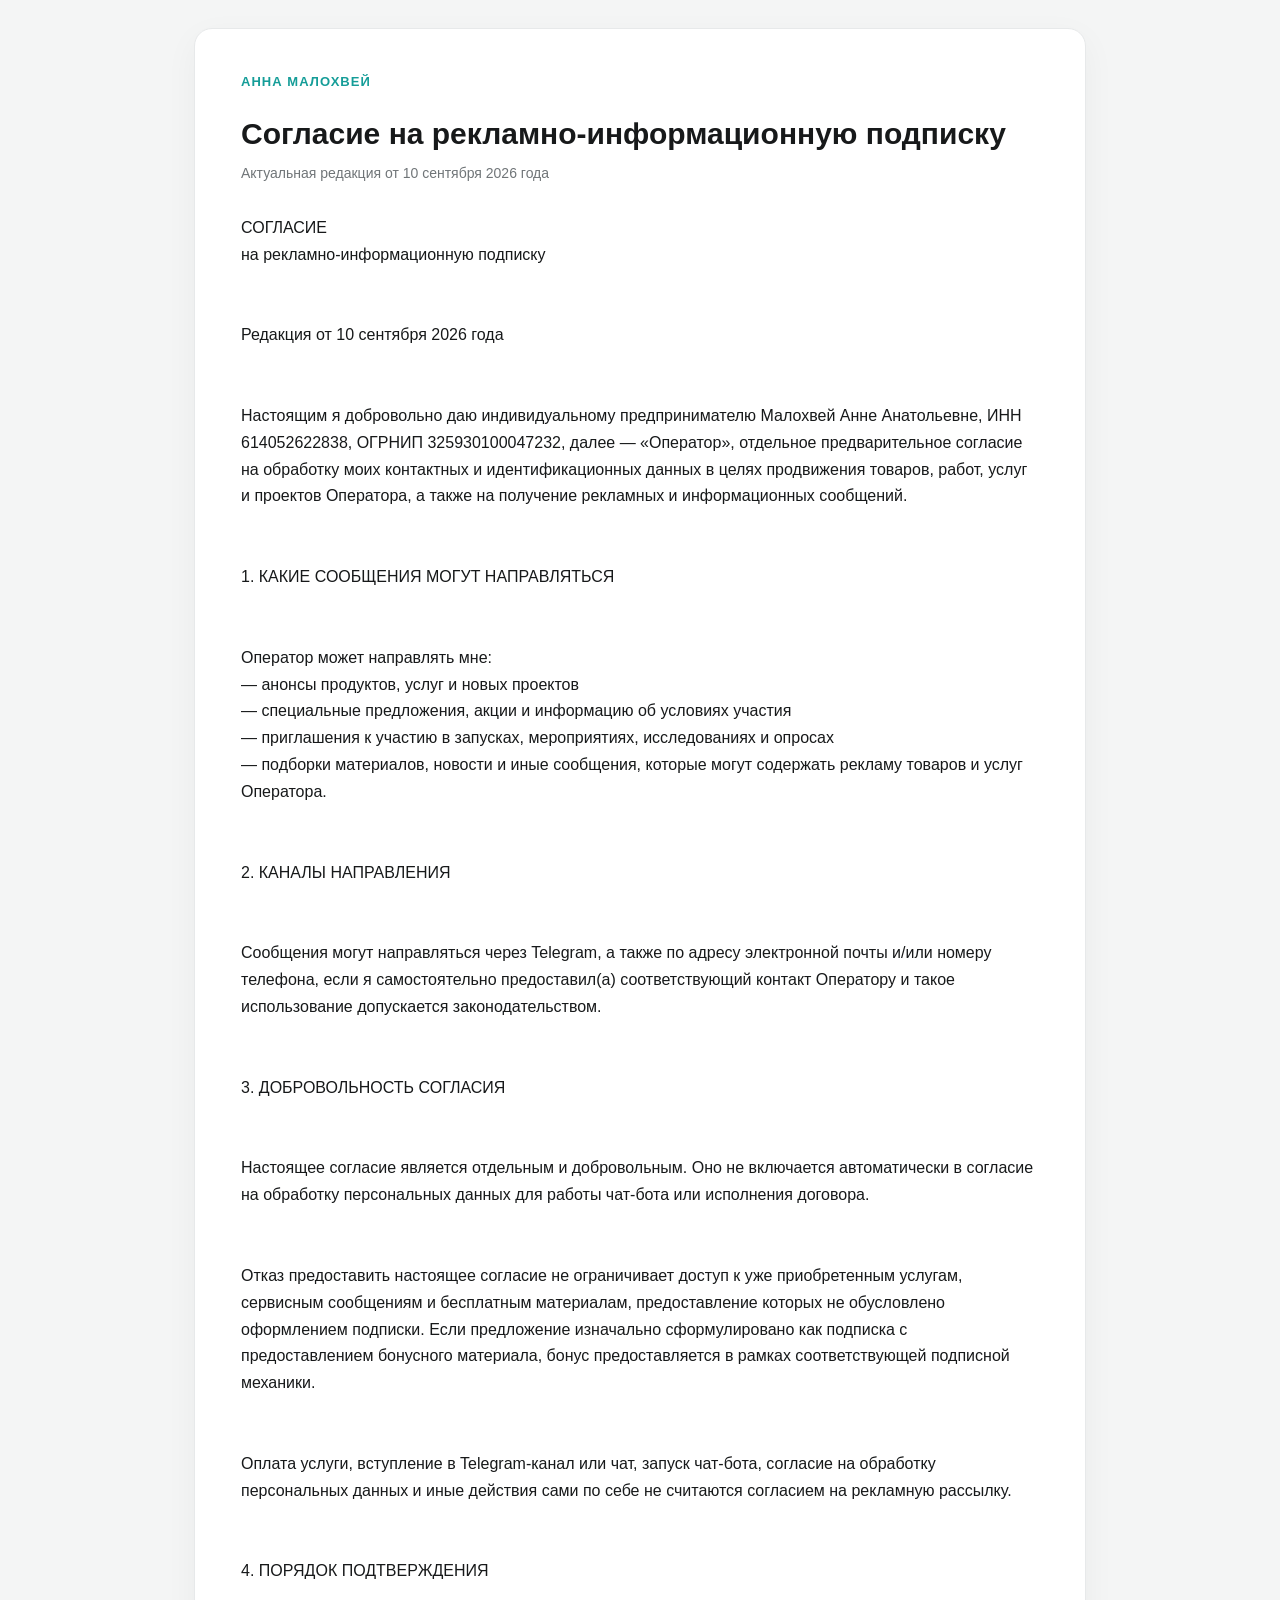
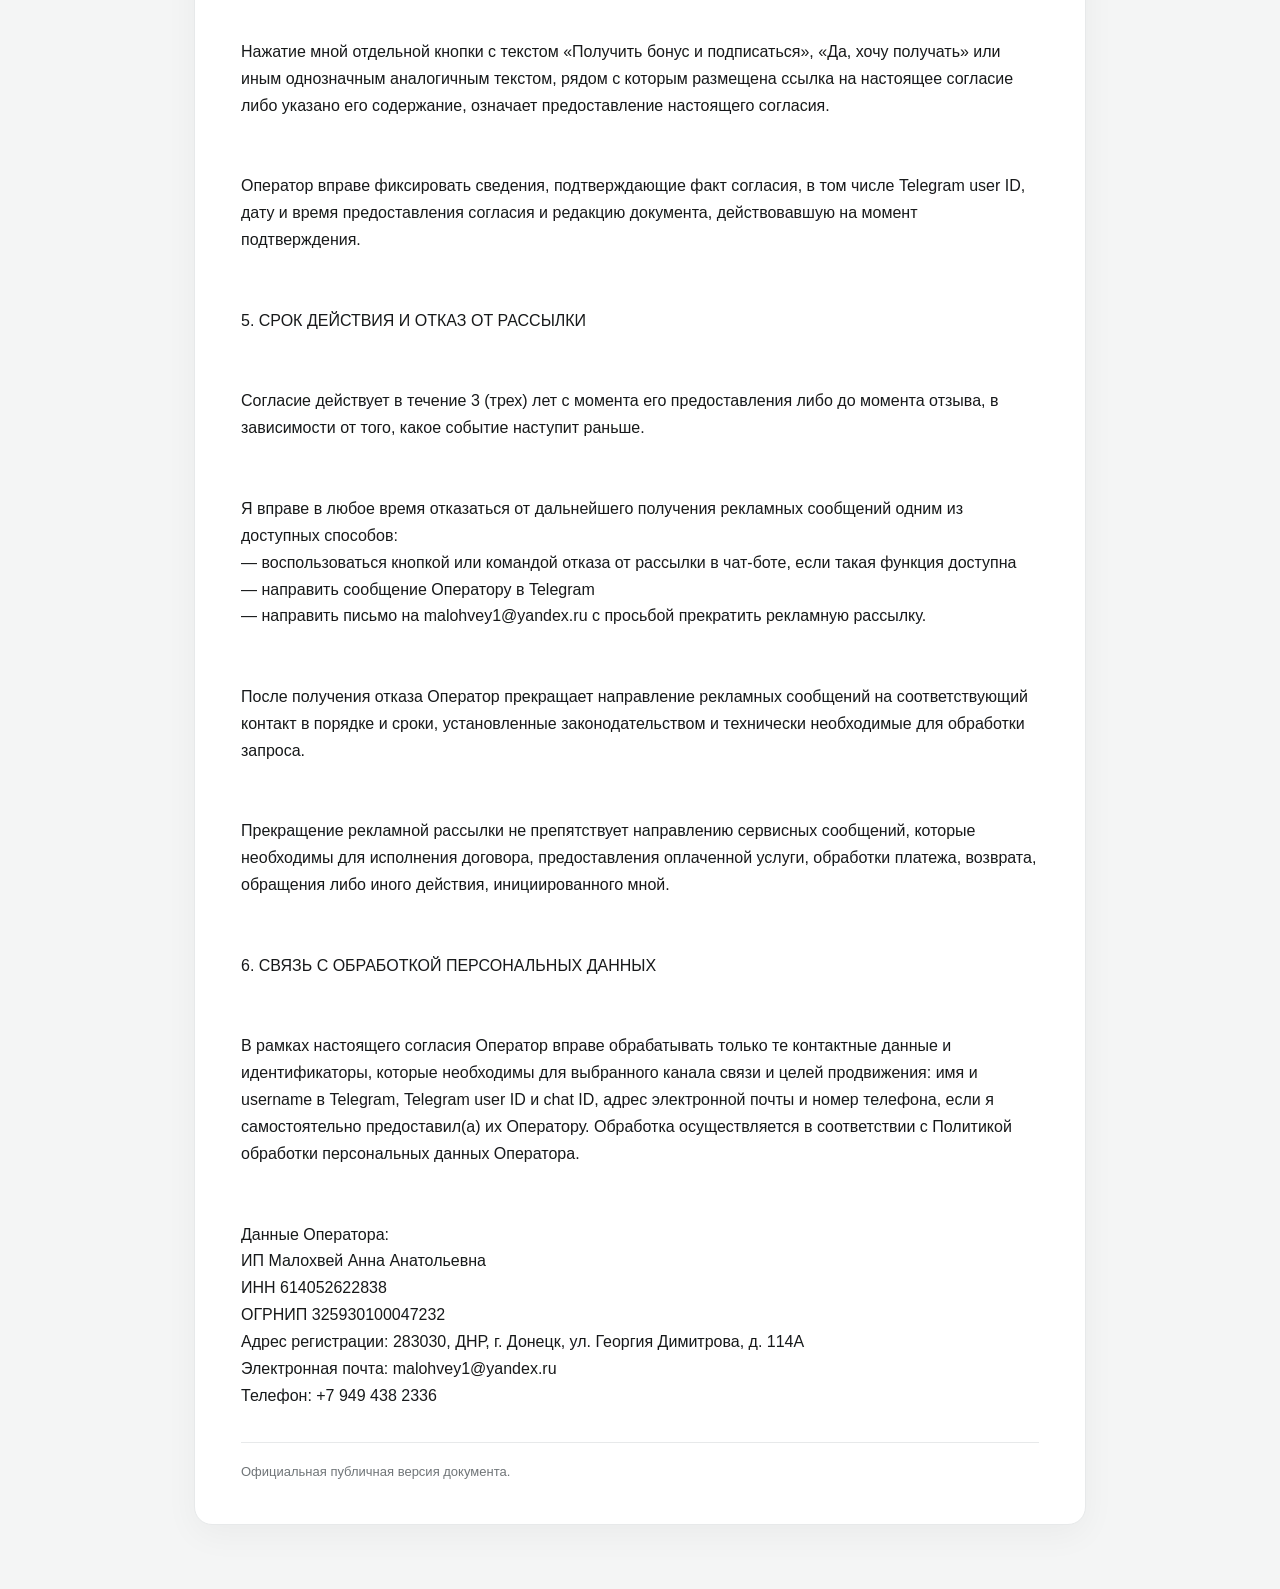
<file: marketing-consent/index.html>
<!doctype html>
<html lang="ru">
<head>
<meta charset="utf-8">
<meta name="viewport" content="width=device-width,initial-scale=1">
<title>Согласие на рекламно-информационную подписку · Анна Малохвей</title>
<meta name="robots" content="index,follow">
<link rel="stylesheet" href="../legal.css">
</head>
<body data-source="../legal/marketing-consent.txt">
<div class="shell"><main class="paper">
<div class="brand">АННА МАЛОХВЕЙ</div>
<h1>Согласие на рекламно-информационную подписку</h1>
<div class="sub">Актуальная редакция от 10 сентября 2026 года</div>
<pre id="doc" class="loading">Загружаю документ…</pre>
<div class="foot">Официальная публичная версия документа.</div>
</main></div>
<script src="../legal-page.js"></script>
</body></html>
</file>
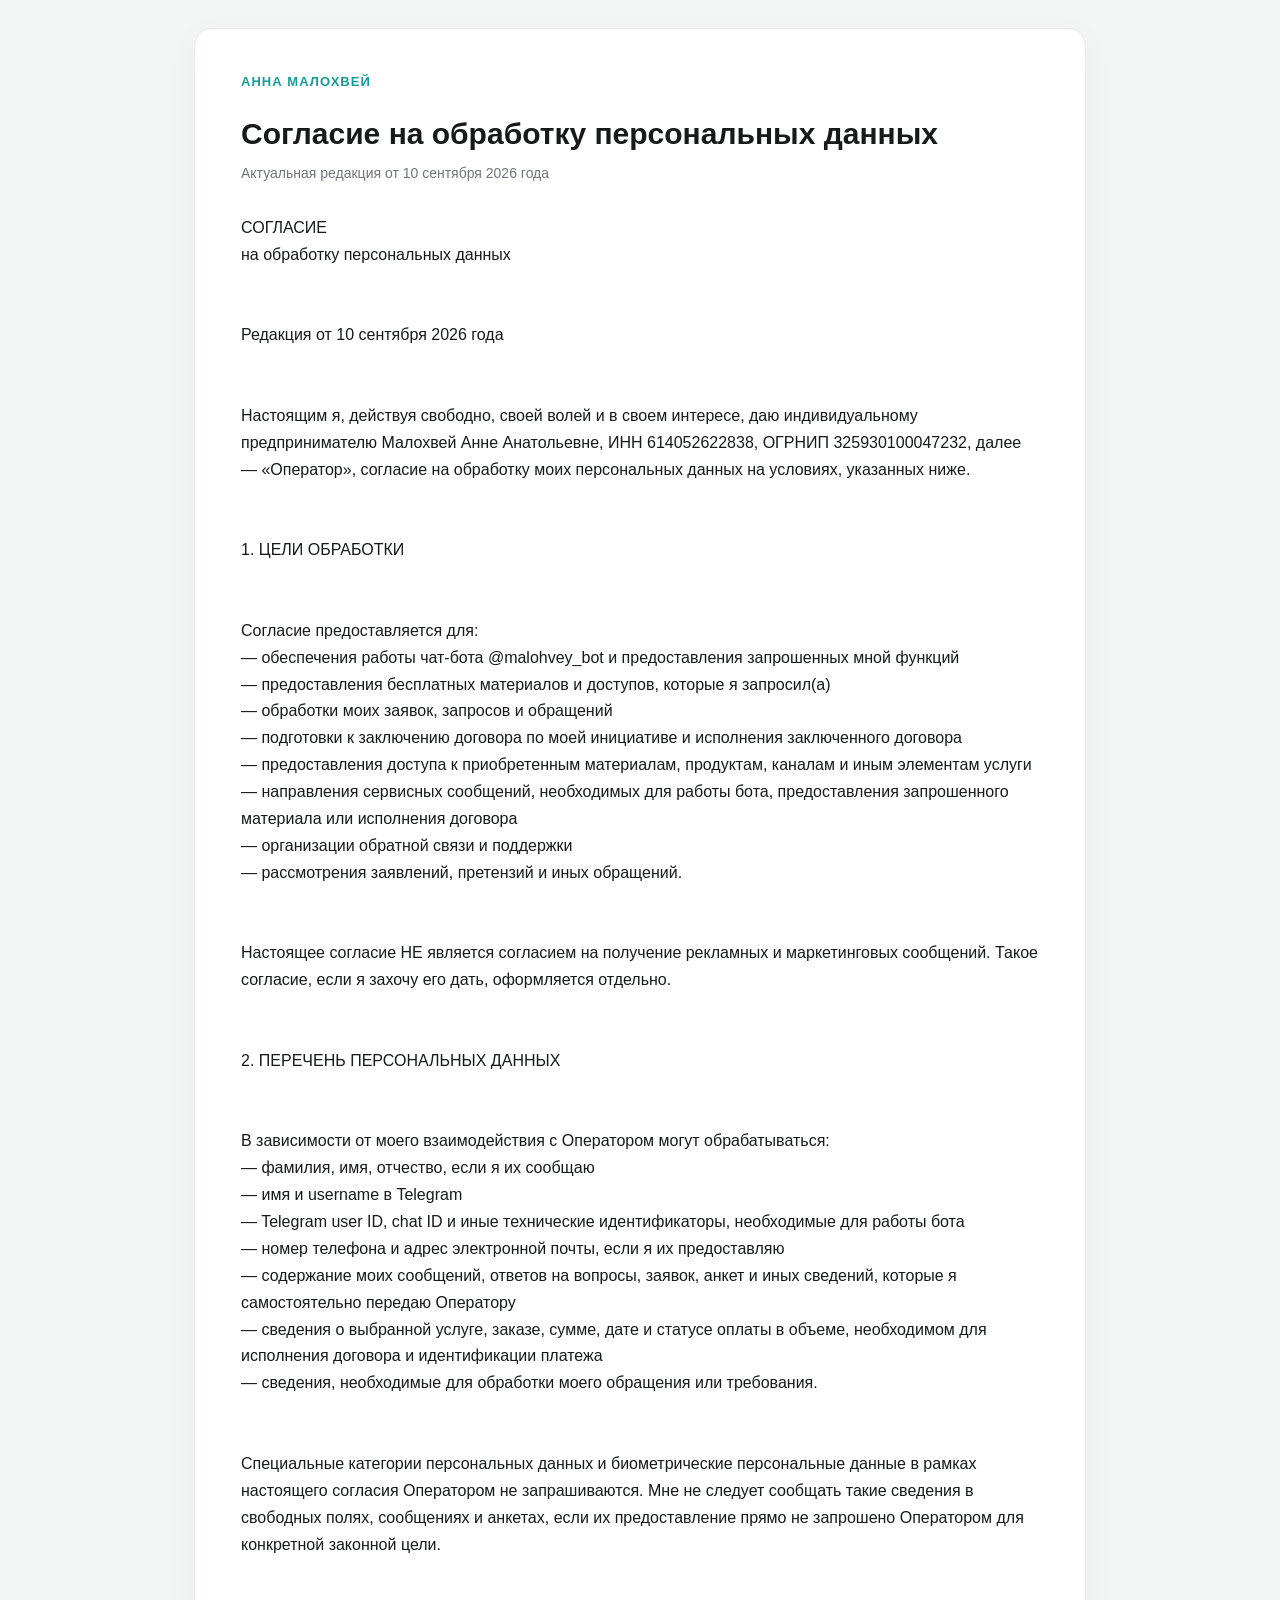
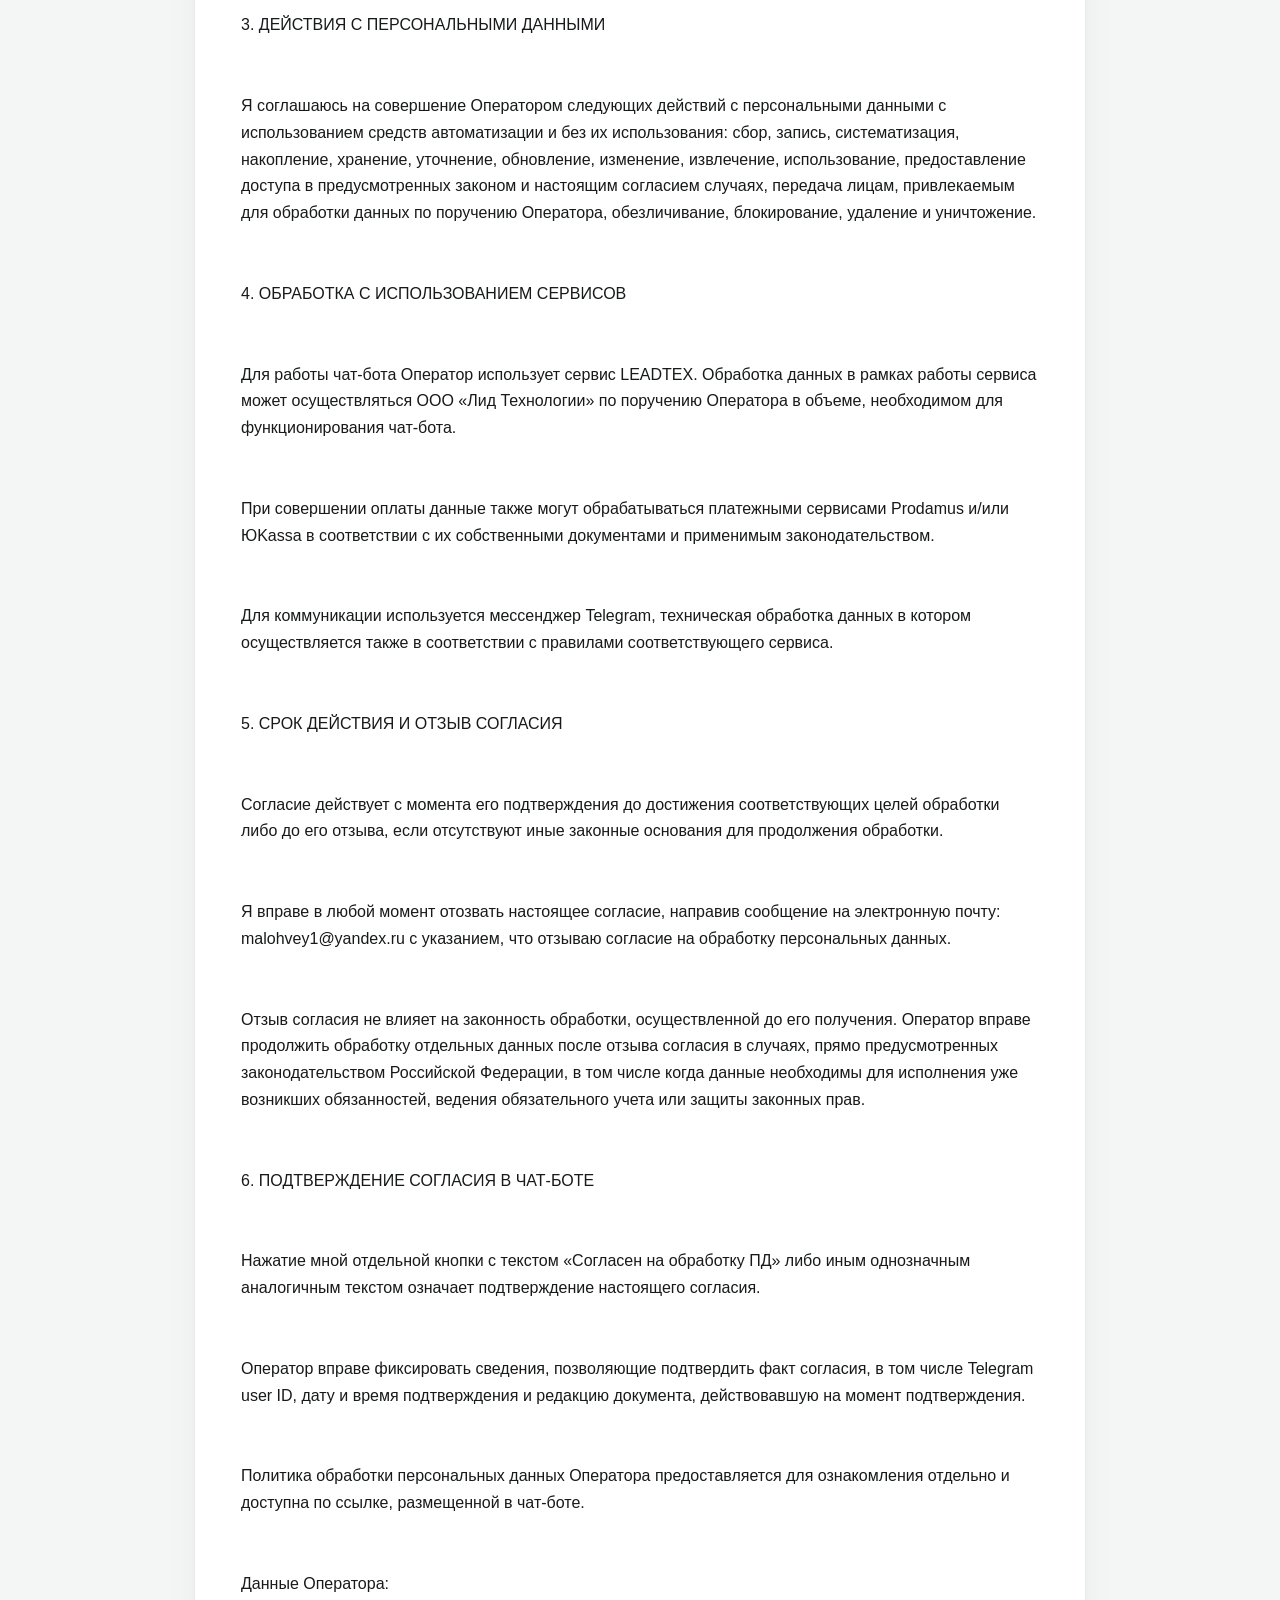
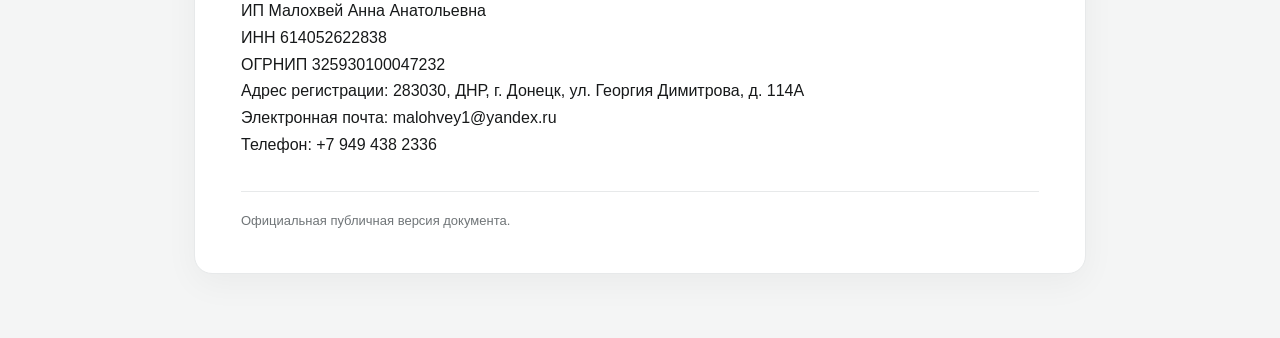
<file: personal-data-consent/index.html>
<!doctype html>
<html lang="ru">
<head>
<meta charset="utf-8">
<meta name="viewport" content="width=device-width,initial-scale=1">
<title>Согласие на обработку персональных данных · Анна Малохвей</title>
<meta name="robots" content="index,follow">
<link rel="stylesheet" href="../legal.css">
</head>
<body data-source="../legal/personal-data-consent.txt">
<div class="shell"><main class="paper">
<div class="brand">АННА МАЛОХВЕЙ</div>
<h1>Согласие на обработку персональных данных</h1>
<div class="sub">Актуальная редакция от 10 сентября 2026 года</div>
<pre id="doc" class="loading">Загружаю документ…</pre>
<div class="foot">Официальная публичная версия документа.</div>
</main></div>
<script src="../legal-page.js"></script>
</body></html>
</file>
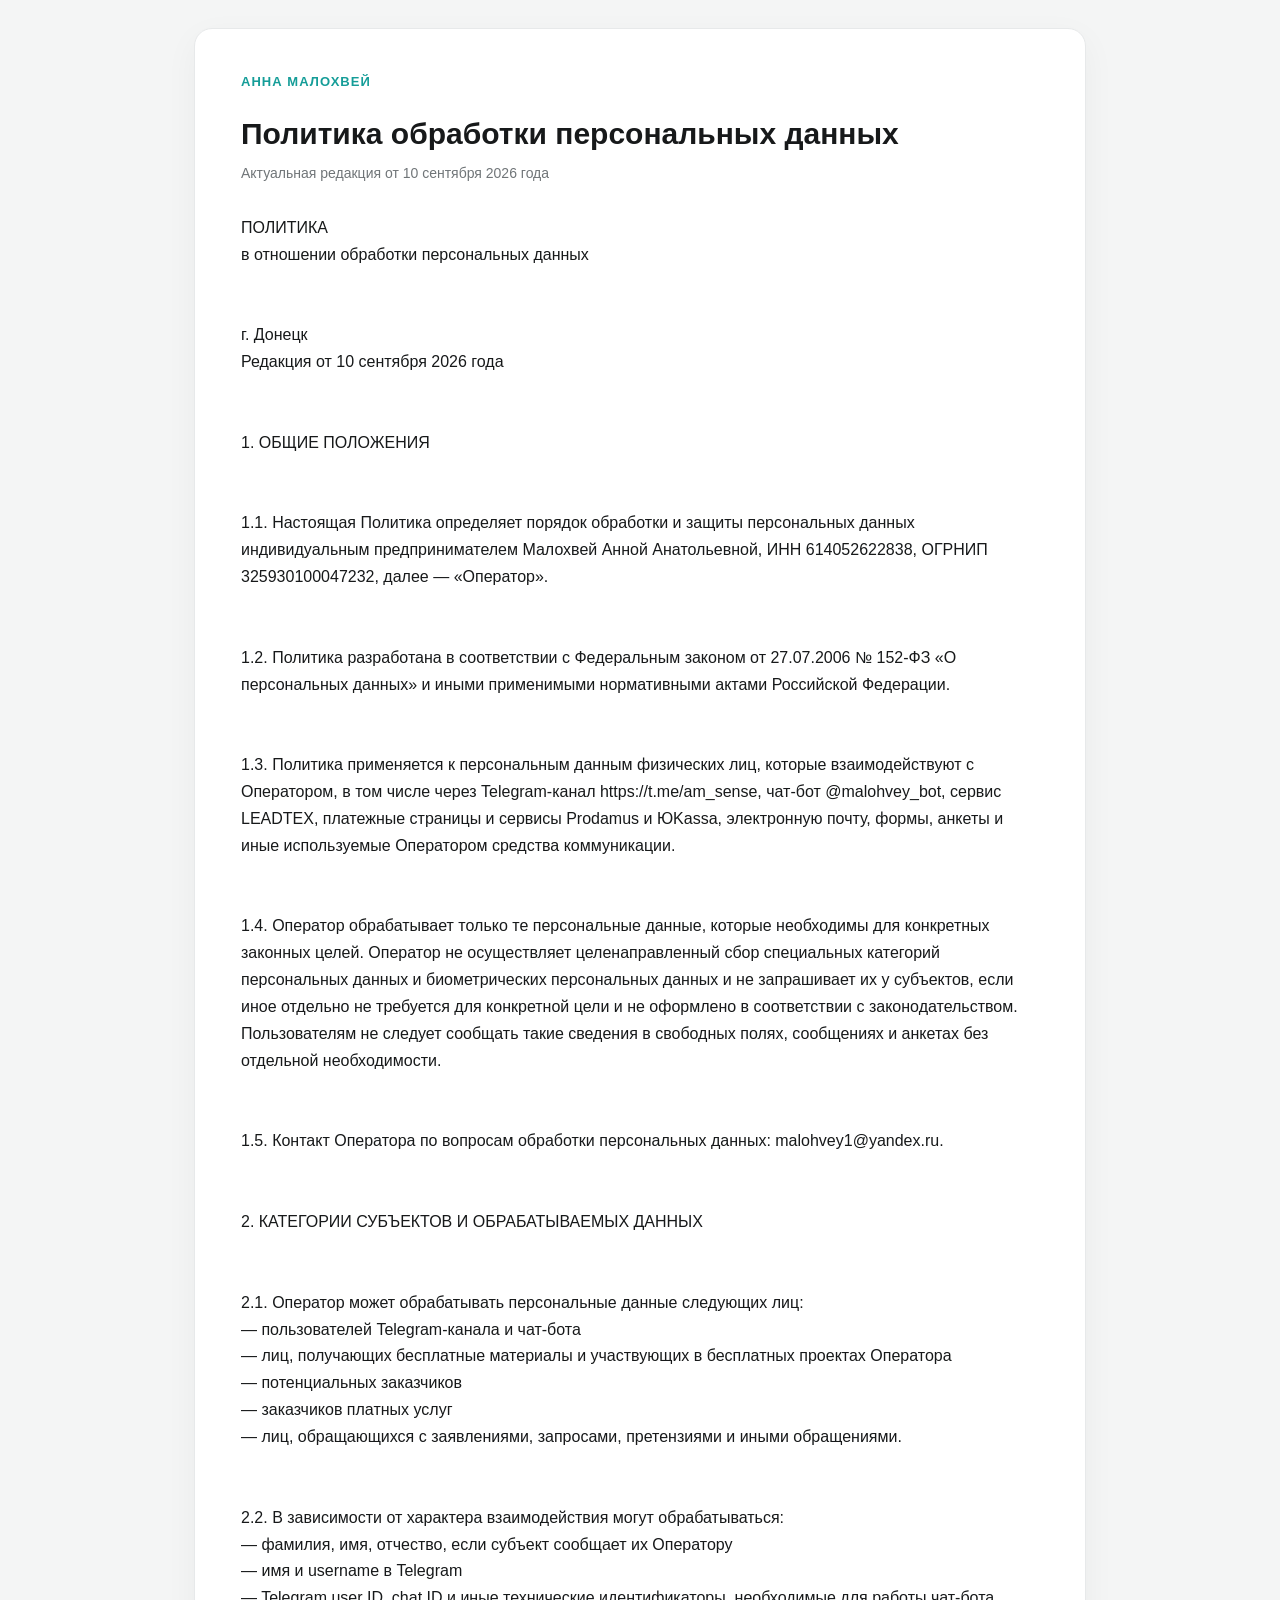
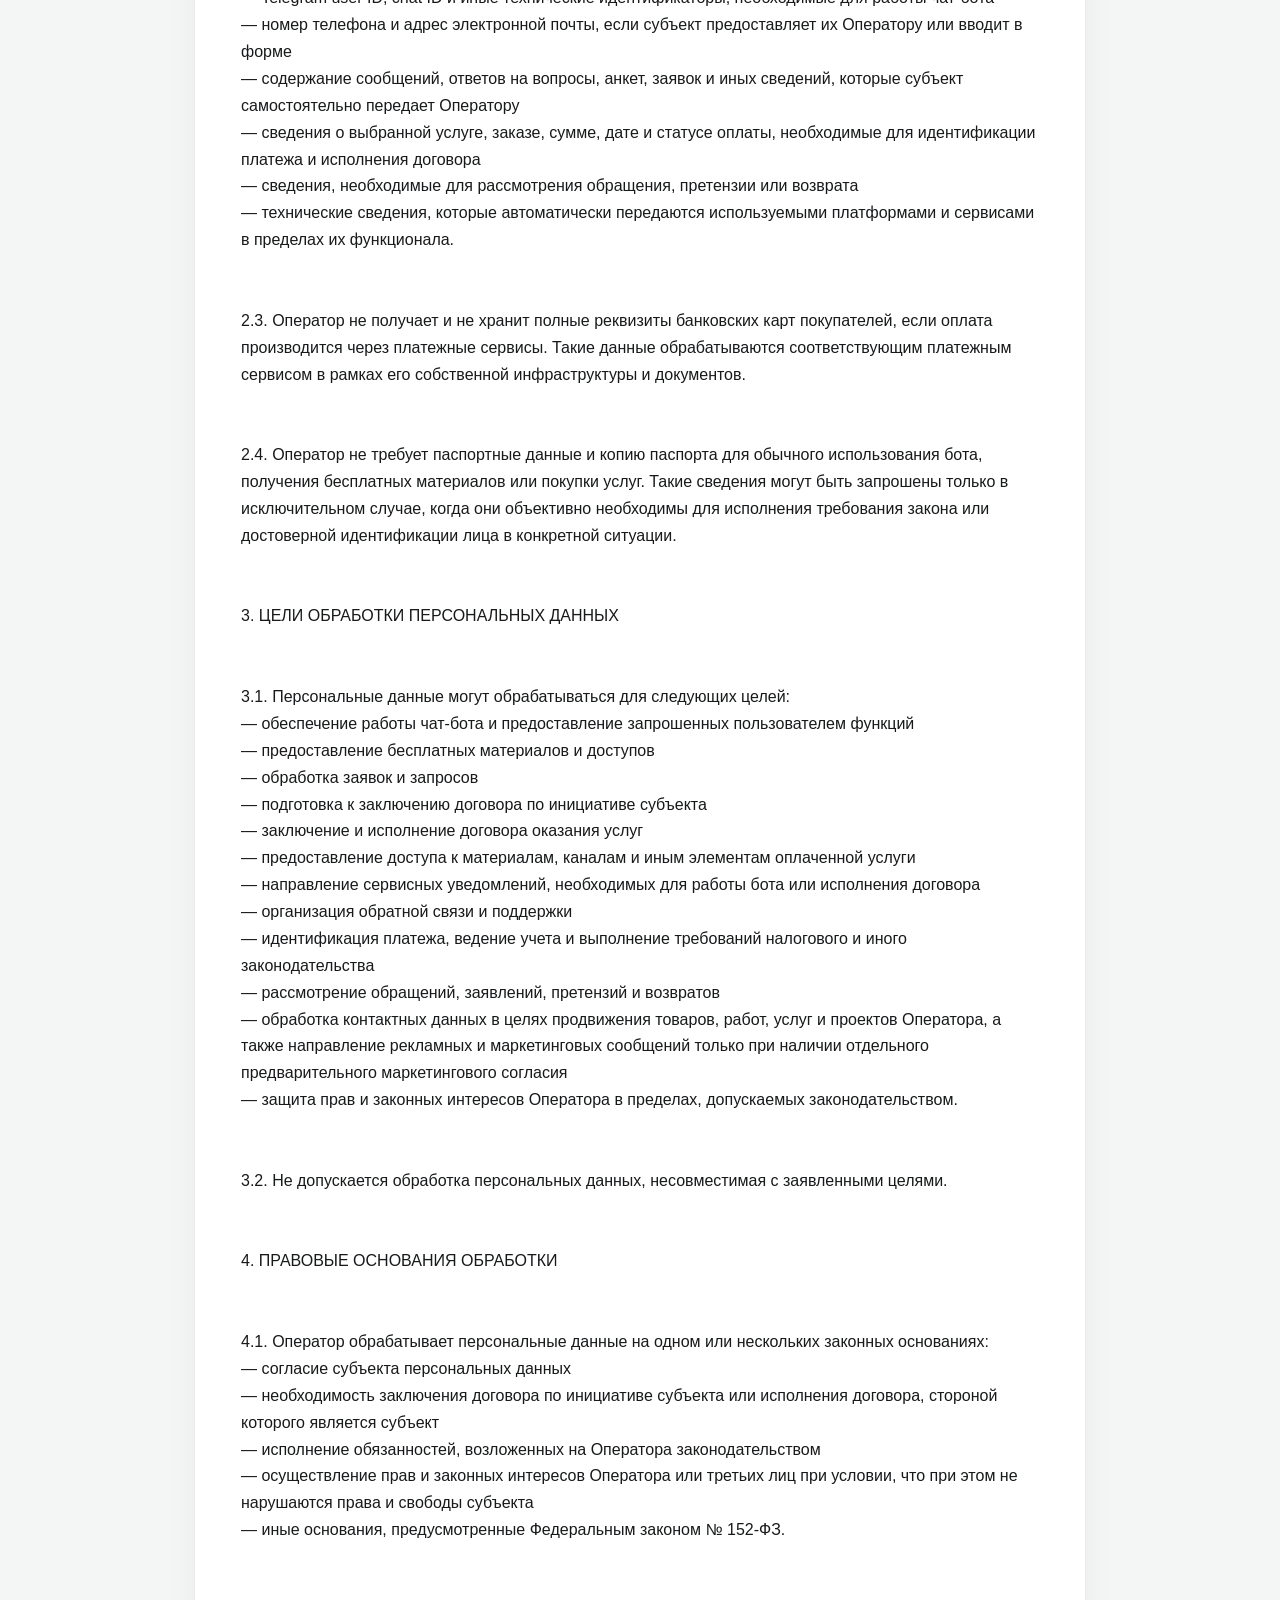
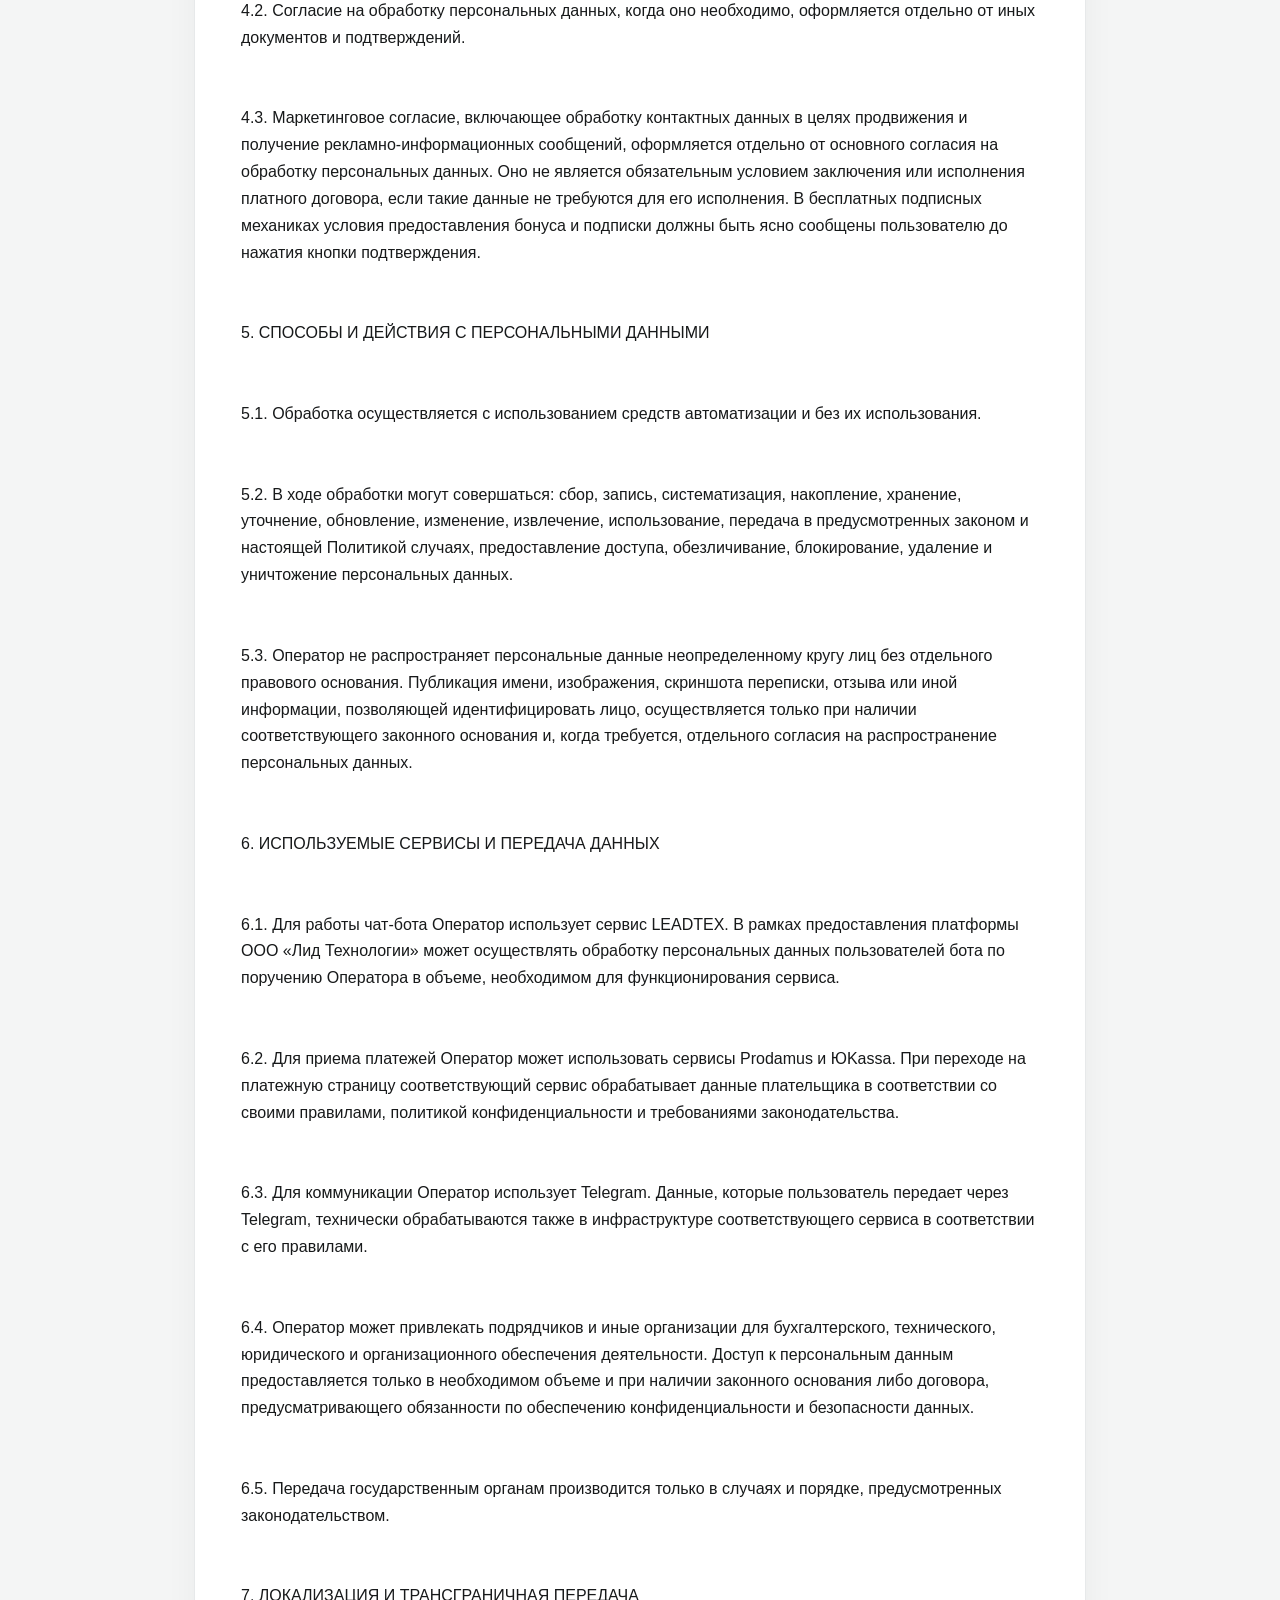
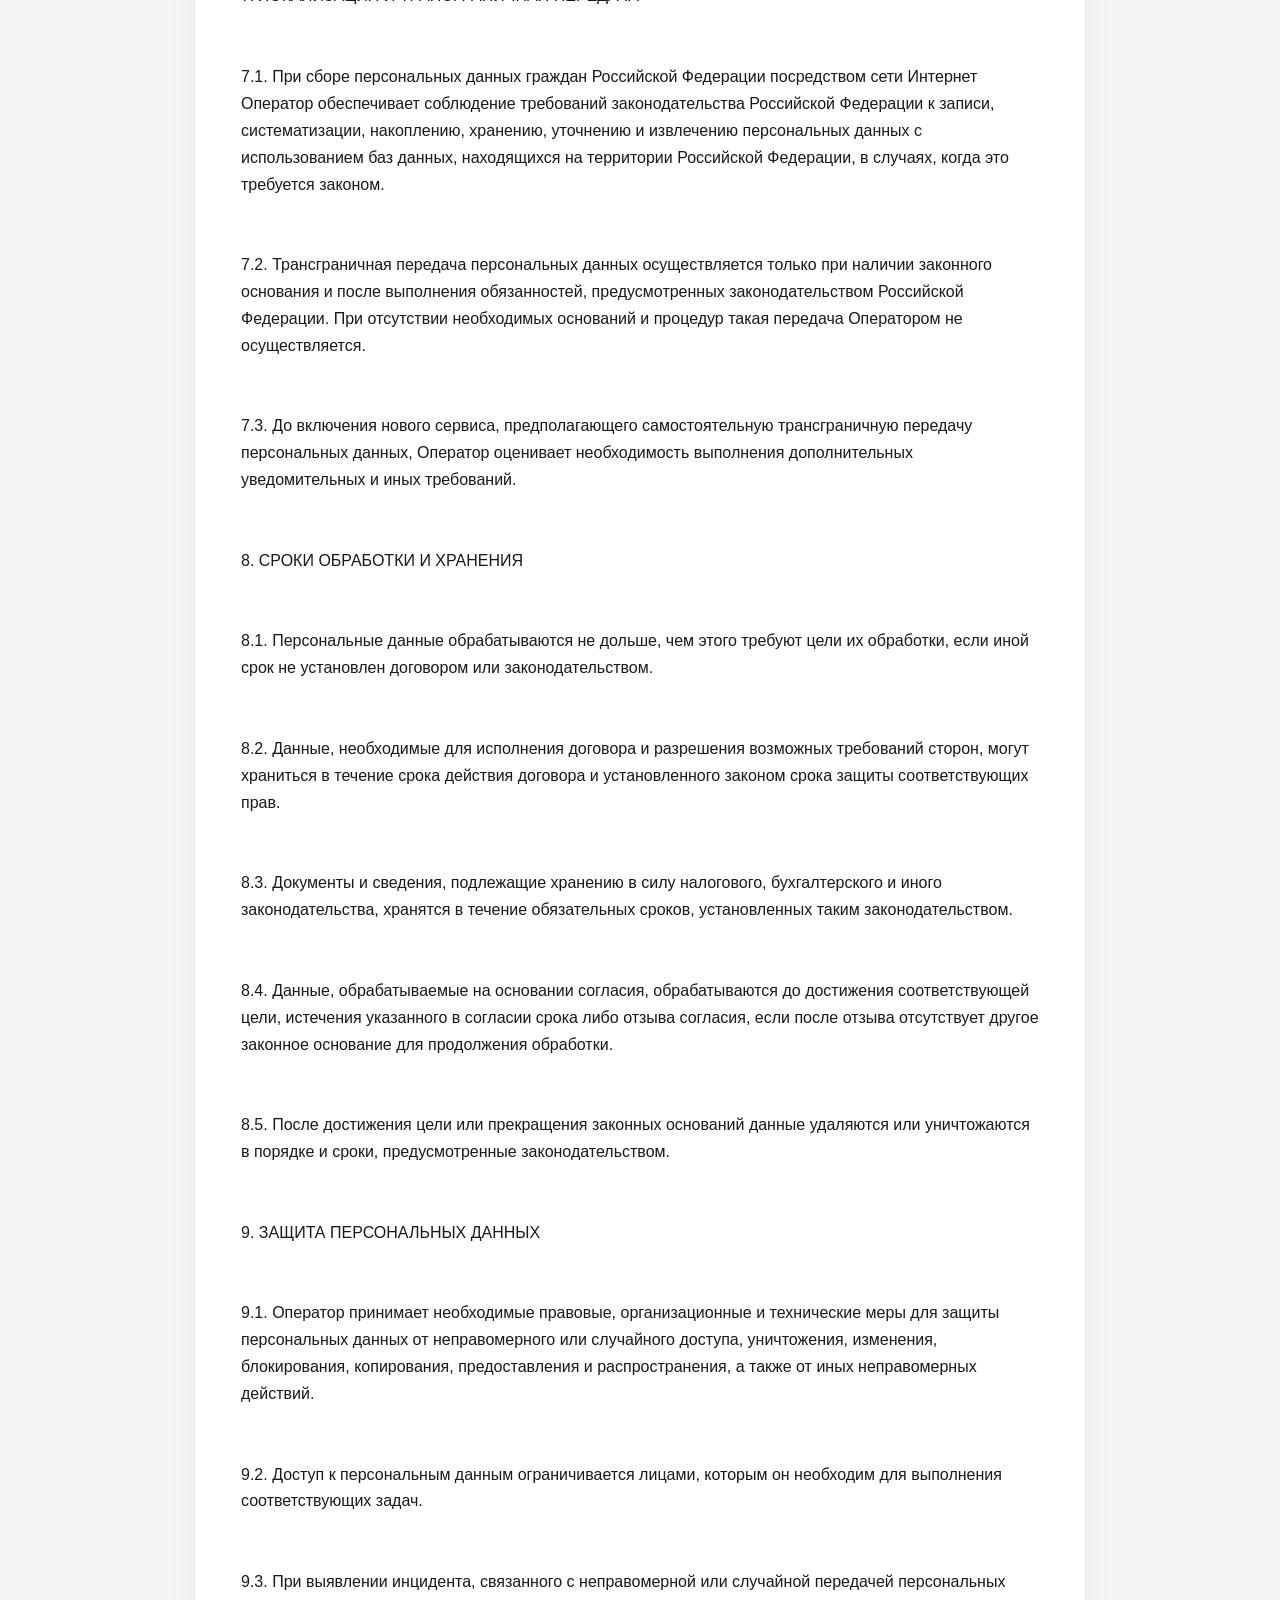
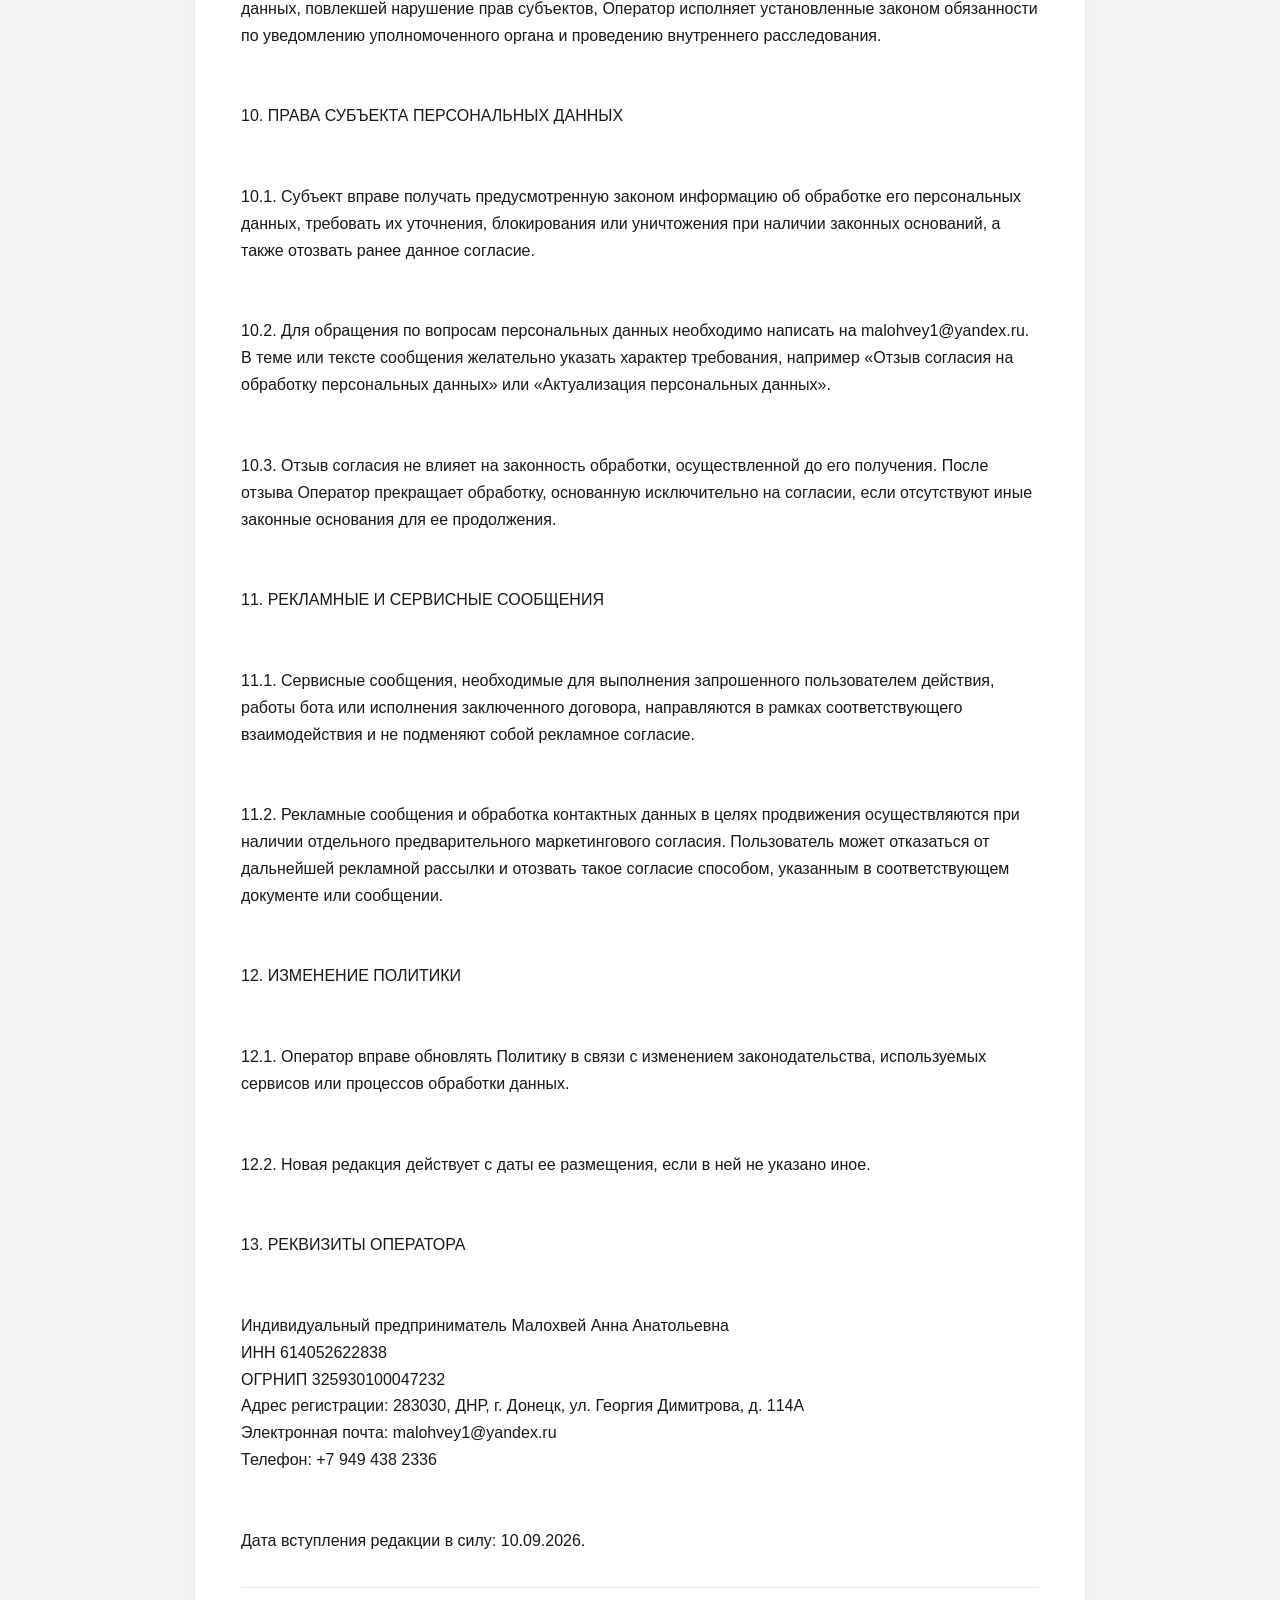
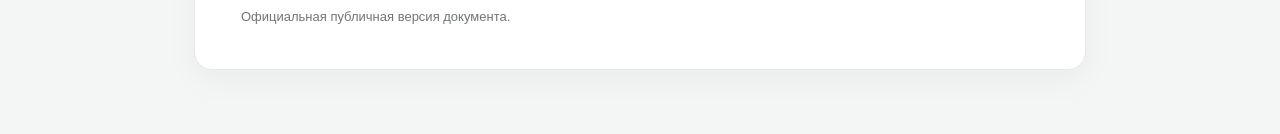
<file: privacy/index.html>
<!doctype html>
<html lang="ru">
<head>
<meta charset="utf-8">
<meta name="viewport" content="width=device-width,initial-scale=1">
<title>Политика обработки персональных данных · Анна Малохвей</title>
<meta name="robots" content="index,follow">
<link rel="stylesheet" href="../legal.css">
</head>
<body data-source="../legal/privacy-policy.txt">
<div class="shell"><main class="paper">
<div class="brand">АННА МАЛОХВЕЙ</div>
<h1>Политика обработки персональных данных</h1>
<div class="sub">Актуальная редакция от 10 сентября 2026 года</div>
<pre id="doc" class="loading">Загружаю документ…</pre>
<div class="foot">Официальная публичная версия документа.</div>
</main></div>
<script src="../legal-page.js"></script>
</body></html>
</file>
<file: legal.css>
:root{--bg:#f4f5f5;--paper:#fff;--text:#17191a;--muted:#707578;--line:#e7e9ea;--accent:#159d98}
*{box-sizing:border-box}
html{scroll-behavior:smooth}
body{margin:0;background:var(--bg);color:var(--text);font-family:Montserrat,-apple-system,BlinkMacSystemFont,"Segoe UI",Arial,sans-serif;line-height:1.62}
.shell{max-width:920px;margin:0 auto;padding:28px 14px 64px}
.paper{background:var(--paper);border:1px solid var(--line);border-radius:18px;padding:42px 46px;box-shadow:0 10px 34px rgba(0,0,0,.045)}
.brand{font-size:13px;font-weight:800;letter-spacing:.08em;color:var(--accent);margin-bottom:24px}
h1{font-size:30px;line-height:1.2;margin:0 0 10px;font-weight:800}
.sub{color:var(--muted);font-size:14px;margin-bottom:30px}
.doc{white-space:pre-wrap;font:inherit;font-size:16px;line-height:1.68;margin:0}
.loading{color:var(--muted);padding:20px 0}
.error{background:#fff3f3;border:1px solid #ffd3d3;border-radius:10px;padding:14px}
.foot{margin-top:32px;padding-top:18px;border-top:1px solid var(--line);font-size:13px;color:var(--muted)}
@media(max-width:640px){
 .shell{padding:10px 7px 36px}
 .paper{padding:26px 18px 32px;border-radius:12px}
 h1{font-size:24px}
 .doc{font-size:15px;line-height:1.62}
}
</file>
